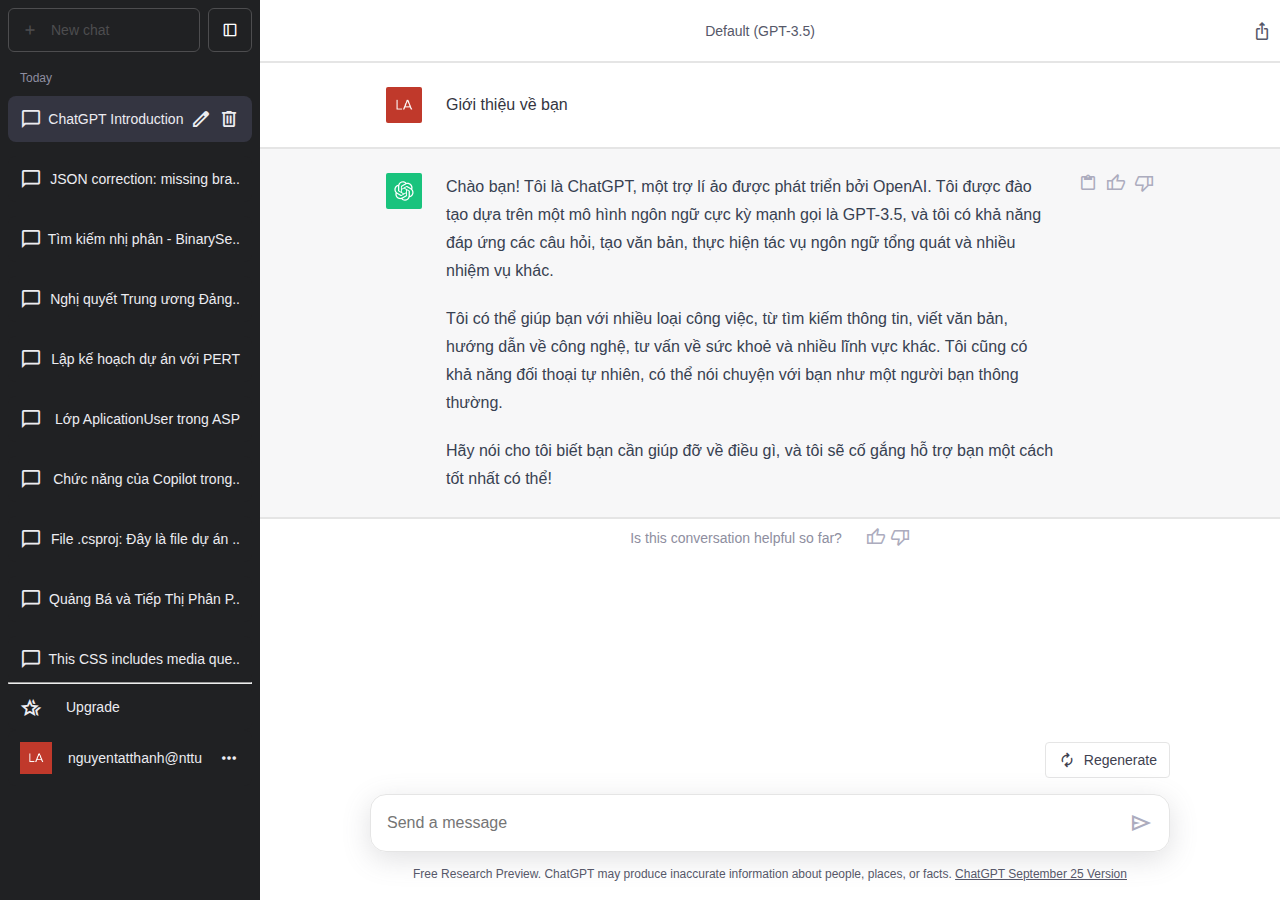
<file: index.html>
<!DOCTYPE html>
<html lang="en">
  <head>
    <meta charset="UTF-8" />
    <meta name="viewport" content="width=device-width, initial-scale=1.0" />
    <title>ChatGPT</title>
    <link
      rel="stylesheet"
      href="https://fonts.googleapis.com/css2?family=Material+Symbols+Outlined:opsz,wght,FILL,GRAD@24,400,0,0"
    />
    <link rel="stylesheet" href="./css/main.css" />
  </head>
  <body>
    <div class="sidebar">
      <div class="sidebar-top">
        <button class="sidebar-add">
          <span class="material-symbols-outlined"> add </span>
          <p>New chat</p>
        </button>
        <button class="sidebar-close">
          <span class="material-symbols-outlined"> dock_to_right </span>
        </button>
      </div>
      <div class="sidebar-content">
        <h3 class="sidebar-title">Today</h3>
        <div class="sidebar-tag">
          <span class="material-symbols-outlined"> chat_bubble </span>
          <p>ChatGPT Introduction</p>
          <span class="material-symbols-outlined"> edit </span>
          <span class="material-symbols-outlined"> delete </span>
        </div>
      </div>
      <br>
      <div class="sidebar-content">
        <div class="sidebar-tag backgr-none">
          <span class="material-symbols-outlined"> chat_bubble </span>
          <p>JSON correction: missing bra..</p>
         
        </div>
      </div>
      <br>
      <div class="sidebar-content">
        <div class="sidebar-tag backgr-none">
          <span class="material-symbols-outlined"> chat_bubble </span>
          <p>Tìm kiếm nhị phân - BinarySe..</p>
         
        </div>
      </div>
      <br>
      <div class="sidebar-content">
        <div class="sidebar-tag backgr-none">
          <span class="material-symbols-outlined"> chat_bubble </span>
          <p>Nghị quyết Trung ương Đảng..</p>
         
        </div>
      </div>
      <br>
      <div class="sidebar-content">
        <div class="sidebar-tag backgr-none">
          <span class="material-symbols-outlined"> chat_bubble </span>
          <p>Lập kế hoạch dự án với PERT</p>
         
        </div>
      </div>
      <br>
      <div class="sidebar-content">
        <div class="sidebar-tag backgr-none">
          <span class="material-symbols-outlined"> chat_bubble </span>
          <p>Lớp AplicationUser trong ASP</p>
         
        </div>
      </div>
      <br>
      <div class="sidebar-content">
        <div class="sidebar-tag backgr-none">
          <span class="material-symbols-outlined"> chat_bubble </span>
          <p>Chức năng của Copilot trong..</p>
         
        </div>
      </div>
      <br>
      <div class="sidebar-content">
        <div class="sidebar-tag backgr-none">
          <span class="material-symbols-outlined"> chat_bubble </span>
          <p>File .csproj: Đây là file dự án ..</p>
         
        </div>
      </div>
      <br>
      <div class="sidebar-content">
        <div class="sidebar-tag backgr-none">
          <span class="material-symbols-outlined"> chat_bubble </span>
          <p>Quảng Bá và Tiếp Thị Phân P..</p>
         
        </div>
      </div>
      <br>
      <div class="sidebar-content">
        <div class="sidebar-tag backgr-none">
          <span class="material-symbols-outlined"> chat_bubble </span>
          <p>This CSS includes media que..</p>
         
        </div>
      </div>
      <hr>
      <div class="sidebar-content">
        <div class="sidebar-tag backgr-none" style="justify-content: left;">
          <span class="material-symbols-outlined" style="margin-right: 24px;">
            hotel_class
            </span>
          <p >Upgrade</p>
        </div>
      </div>
      <div class="sidebar-content">
        <div class="sidebar-tag backgr-none">
            <img src="./image/la.webp" alt="user-avatar" style="width: 32px;" />
          <p>nguyentatthanh@nttu</p>
          <span class="material-symbols-outlined">
            more_horiz
            </span>
          
        </div>
      </div>

    </div>
    <div class="main">
      <div class="main-header">
        <div class="empty"></div>
        <p class="main-version">Default (GPT-3.5)</p>
        <span class="material-symbols-outlined">ios_share </span>
      </div>
      <hr /> 
      <div class="main-user">
        <div class="user-image">
          <img src="./image/la.webp" alt="user-avatar" />
        </div>
        <p>Giới thiệu về bạn</p>
      </div> 
      <hr />
      <div class="content-container">
        <div class="main-content">
          <div class="gpt-image">
            <img src="./image/gpt.svg" alt="gpt-avatar" />
          </div> 
          <div class="gpt-content">
            <p>
              Chào bạn! Tôi là ChatGPT, một trợ lí ảo được phát triển bởi
              OpenAI. Tôi được đào tạo dựa trên một mô hình ngôn ngữ cực kỳ mạnh
              gọi là GPT-3.5, và tôi có khả năng đáp ứng các câu hỏi, tạo văn
              bản, thực hiện tác vụ ngôn ngữ tổng quát và nhiều nhiệm vụ khác.
            </p>
            <p>
              Tôi có thể giúp bạn với nhiều loại công việc, từ tìm kiếm thông
              tin, viết văn bản, hướng dẫn về công nghệ, tư vấn về sức khoẻ và
              nhiều lĩnh vực khác. Tôi cũng có khả năng đối thoại tự nhiên, có
              thể nói chuyện với bạn như một người bạn thông thường.
            </p>
            <p>
              Hãy nói cho tôi biết bạn cần giúp đỡ về điều gì, và tôi sẽ cố gắng
              hỗ trợ bạn một cách tốt nhất có thể!
            </p>
          </div>
          <div class="gpt-icons">
            <span class="material-symbols-outlined"> content_paste </span>
            <span class="material-symbols-outlined"> thumb_up </span>
            <span class="material-symbols-outlined"> thumb_down </span>
          </div>
        </div>
      </div>
      <hr />
      <div class="main-helpful">
        <p>Is this conversation helpful so far?</p>
        <div class="helpful-icons">
          <span class="material-symbols-outlined"> thumb_up </span>
          <span class="material-symbols-outlined"> thumb_down </span>
        </div>
      </div>
      <div class="prompt">
        <div class="re-prompt">
          <span class="material-symbols-outlined"> autorenew </span>
          Regenerate
        </div>
        <div class="prompt-input">
          <input type="text" placeholder="Send a message" />
          <span class="material-symbols-outlined"> send </span>
        </div>
        <div class="prompt-license">
          <p>
            Free Research Preview. ChatGPT may produce inaccurate information
            about people, places, or facts. <u>ChatGPT September 25 Version</u>
          </p>
        </div>
      </div>
    </div>
  </body>
</html>
</file>
<file: css/main.css>
/* reset css */
*,
*:before,
*:after {
  box-sizing: border-box;
}
* {
  margin: 0;
  padding: 0;
  font: inherit;
}
img,
picture,
svg,
video {
  display: block;
  max-width: 100%;
}
input,
select,
textarea {
  background-color: transparent;
  outline: none;
}
button {
  cursor: pointer;
  background-color: transparent;
  outline: none;
  border: 0;
}
body {
  min-height: 100vh;
  font-weight: 400;
  font-size: 16px;
  line-height: 1;
}

body {
  display: flex;
  font-family: Arial, Helvetica, sans-serif;
  font-size: 16px;
}
span{
  cursor: pointer;
}
.backgr-none
{
  background-color: #202123 !important;
}
/* sidebar */
.sidebar {
  font-size: 14px;
  min-width: 260px;
  padding: 8px;
  color: #ececf1;
  background-color: #202123;
}
.sidebar-top {
  display: flex;
  gap: 8px;
  margin-bottom: 4px;
}
.sidebar-add,
.sidebar-close {
  display: flex;
  align-items: center;
  gap: 12px;
  width: 192px;
  height: 44px;
  color: #4d4d4f;
  border: 1px solid #4d4d4f;
  border-radius: 6px;
  padding: 4px 12px;
  line-height: 20px;
}
.sidebar-add span {
  font-size: 18px;
}
.sidebar-close {
  width: 44px;
}
.sidebar-close span {
  font-size: 18px;
  color: #fff;
}
.sidebar-title {
  color: #8e8ea0;
  font-size: 12px;
  font-weight: 500;
  line-height: 20px;
  padding: 12px 12px 8px;
}
.sidebar-tag {
  color: #ececf1;
  background-color: #343541;
  display: flex;
  align-items: center;
  justify-content: space-between;
  padding: 12px;
  border-radius: 8px;
  cursor: pointer;
}
.sidebar-tag span {
  font-size: 22px;
}

/* main */
.main {
  background-color: #fff;
  width: 100%;
  position: relative;
}
.main hr {
  border: 0.5px solid #e5e5e5;
}
.main-header {
  display: flex;
  align-items: center;
  justify-content: space-between;
  height: 61px;
  padding: 8px;
  color: #565869;
  font-size: 14px;
}
.main-header span {
  font-size: 20px;
}
.main-user {
  max-width: 800px;
  margin: 0 auto;
  display: flex;
  gap: 24px;
  align-items: center;
  padding: 24px 16px;
  color: #343541;
}
.user-image {
  width: 36px;
  height: 36px;
}
.user-image img {
  border-radius: 2px;
}
.content-container {
  background-color: #f7f7f8;
}
.main-content {
  max-width: 800px;
  margin: 0 auto;
  display: flex;
  padding: 24px 16px;
  gap: 24px;
}
.gpt-image {
  min-width: 36px;
  height: 36px;
  border-radius: 2px;
  background-color: #19c37d;
  display: flex;
  justify-content: center;
  align-items: center;
  padding: 8px;
}
.gpt-content {
  display: flex;
  flex-direction: column;
  gap: 20px;
  color: #374151;
}
.gpt-content p {
  line-height: 28px;
}
.gpt-icons {
  display: flex;
  gap: 8px;
}
.gpt-icons span,
.helpful-icons span {
  font-size: 20px;
  color: #acacbe;
}
.main-helpful {
  max-width: 800px;
  margin: 0 auto;
  display: flex;
  justify-content: center;
  align-items: center;
  padding: 8px;
  gap: 24px;
  font-size: 14px;
  color: #8e8ea0 !important;
}
.prompt {
  position: absolute;
  bottom: 0;
  left: 0;
  right: 0;
  display: flex;
  flex-direction: column;
  align-items: flex-end;
  max-width: 800px;
  margin: 0 auto 20px;
}
.re-prompt {
  width: fit-content;
  font-size: 14px;
  display: inline-flex;
  align-items: center;
  justify-content: flex-end;
  gap: 8px;
  color: #40414f;
  border-radius: 4px;
  border: 1px solid #e5e5e5;
  padding: 8px 12px;
  margin-bottom: 16px;
}
.re-prompt span {
  font-size: 18px;
}
.prompt-input {
  display: flex;
  align-items: center;
  gap: 8px;
  width: 100%;
  border-radius: 16px;
  border: 1px solid #e5e5e5;
  padding: 16px;
  margin-bottom: 16px;
  color: #acacbe;
  box-shadow: rgba(100, 100, 111, 0.2) 0px 7px 29px 0px;
}
.prompt-input input {
  width: 100%;
  height: 100%;
  border: none;
  outline: none;
  font-size: 16px;
  color: #40414f;
}
.prompt-license {
  width: 100%;
  text-align: center;
  color: #565869;
  font-size: 12px;
}

@media only screen and (max-width: 768px) {
  body {
    font-size: 14px;
  }

  .sidebar {
    display: none; /* Hide the sidebar on tablets */
  }

  .main-user {
    flex-direction: column;
    gap: 16px;
    padding: 16px;
  }

  .user-image {
    width: 100%;
    text-align: center;
  }

  .content-container,
  .main-content {
    padding: 16px;
  }

  .gpt-content {
    gap: 16px;
  }

  .main-helpful {
    padding: 8px;
    gap: 16px;
  }

  .prompt {
    align-items: center;
  }

  .re-prompt {
    width: 100%;
    justify-content: center;
  }

  .prompt-input {
    flex-direction: column;
    padding: 8px;
  }

  .prompt-input input {
    width: 100%;
  }
}

/* Mobile styles */
@media only screen and (max-width: 480px) {
  .main-user {
    padding: 8px;
  }

  .content-container,
  .main-content {
    padding: 8px;
  }

  .prompt {
    margin: 0;
  }

  .prompt-input {
    padding: 8px;
  }
}
</file>
